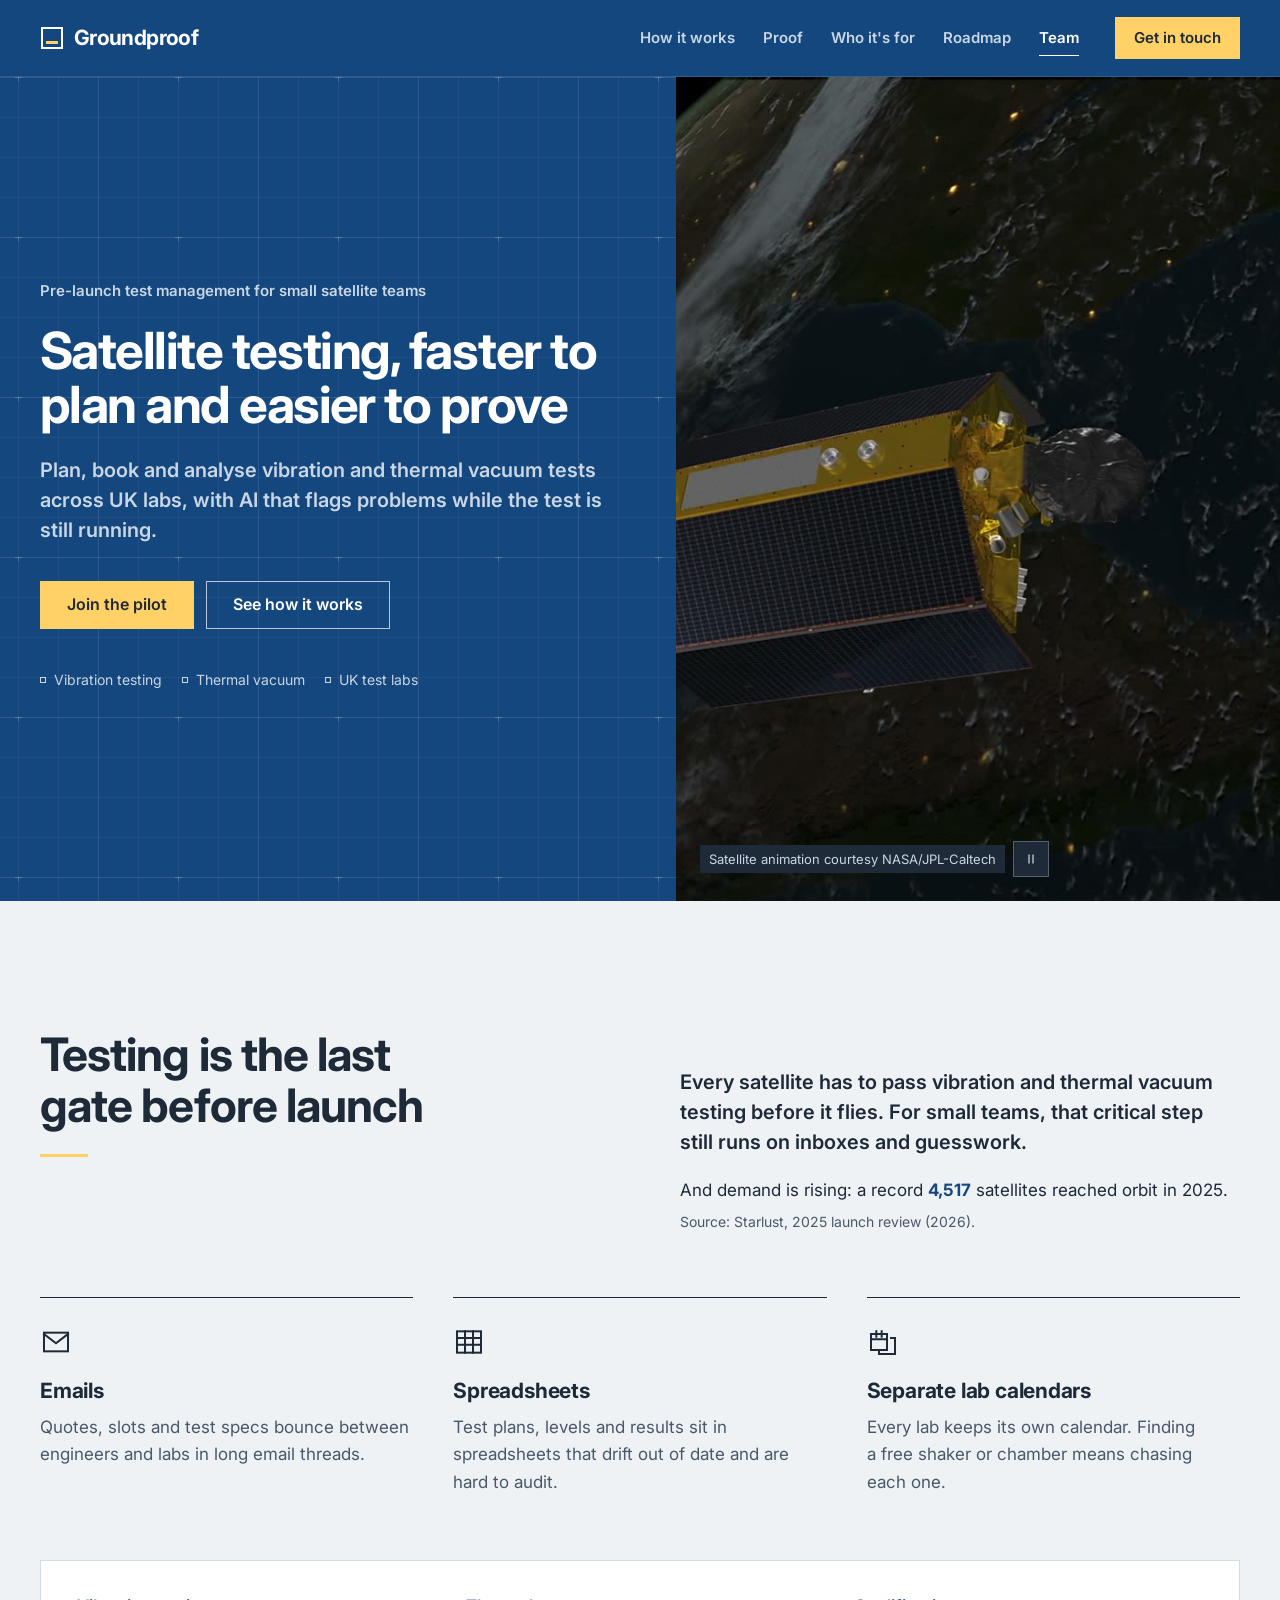
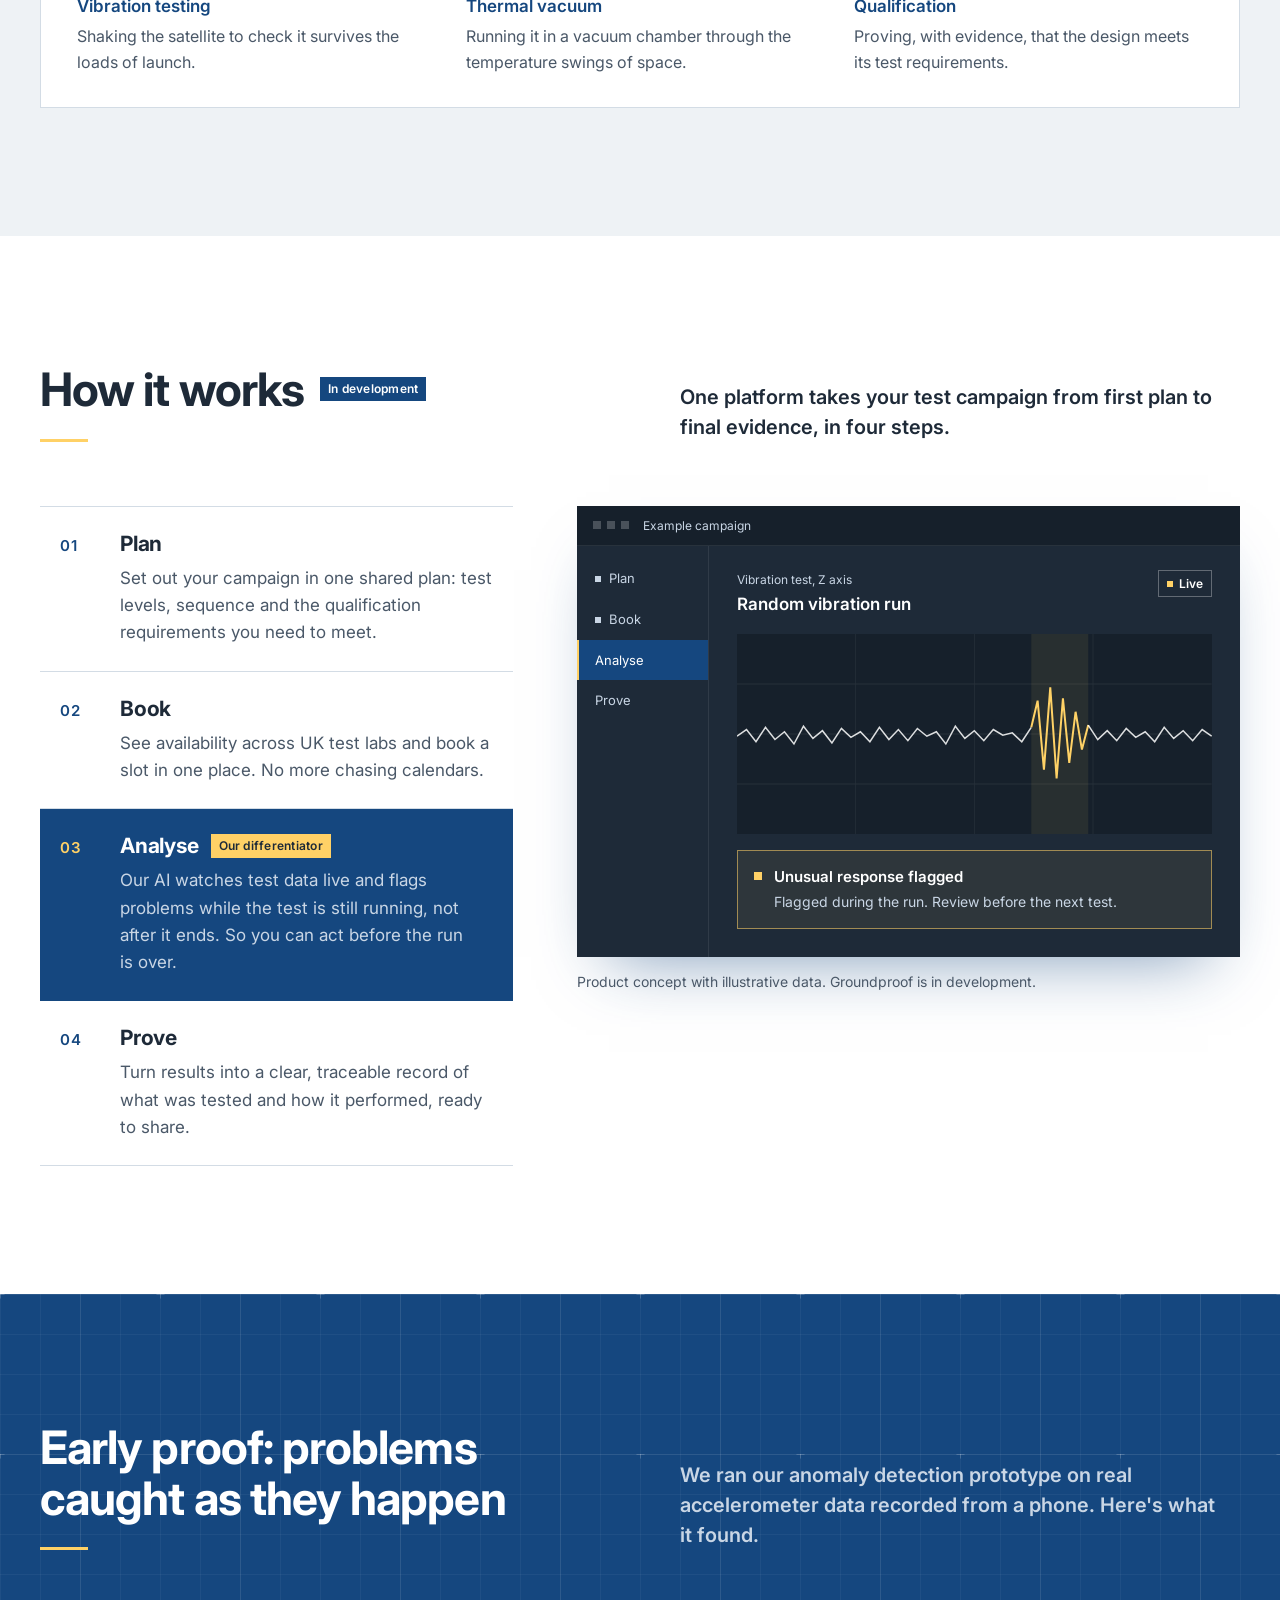
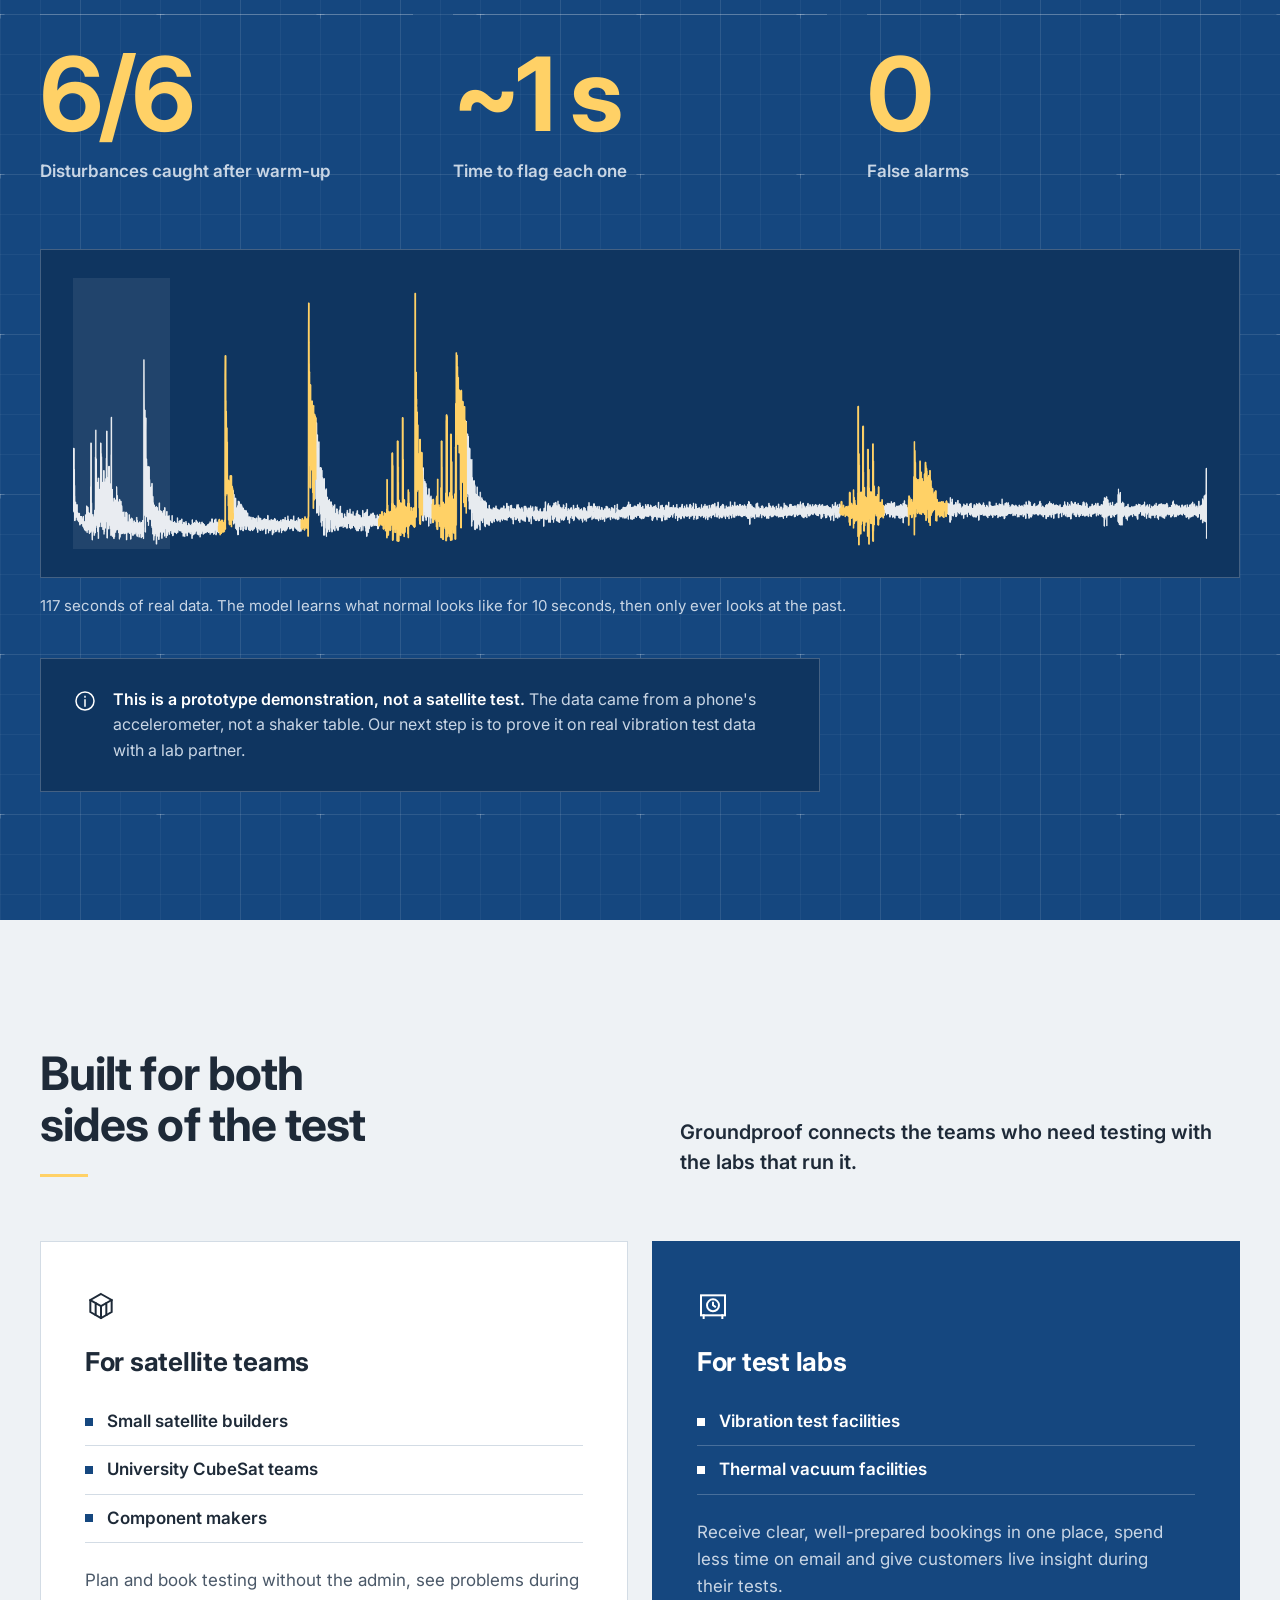
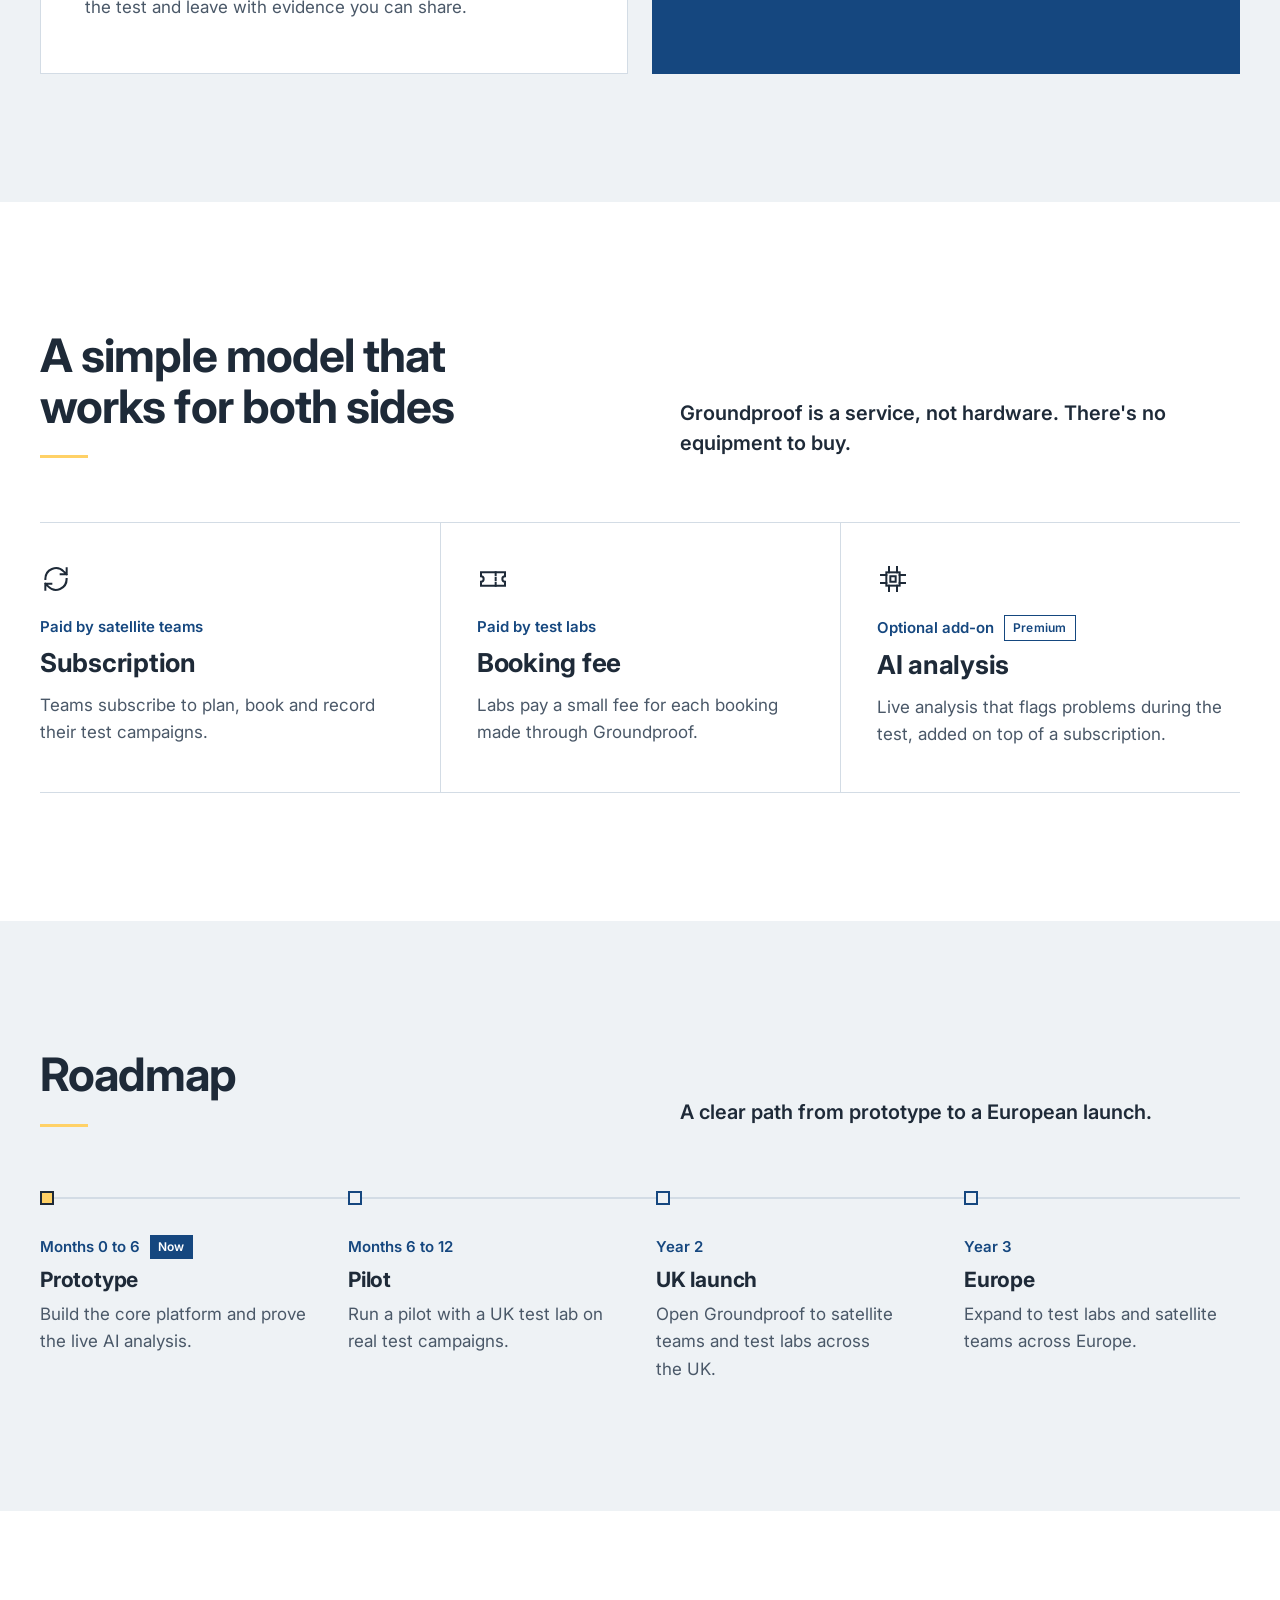
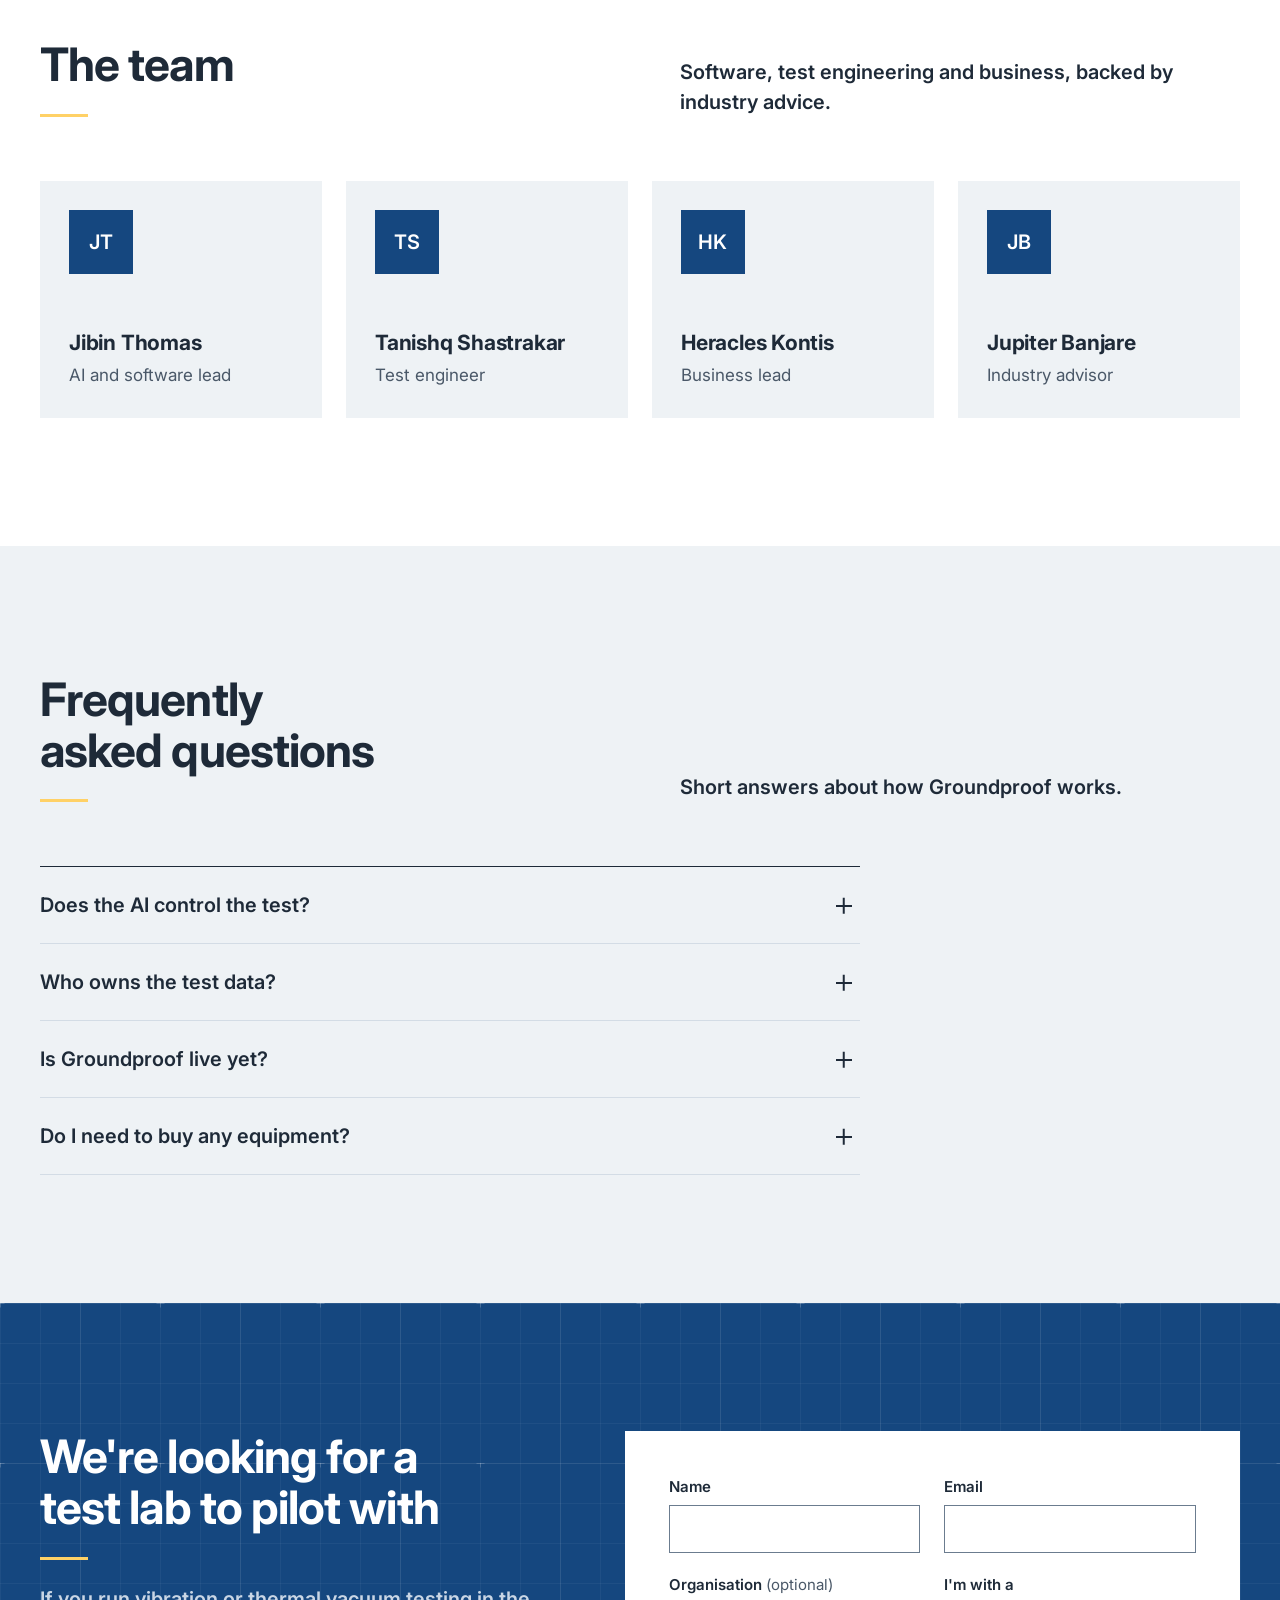
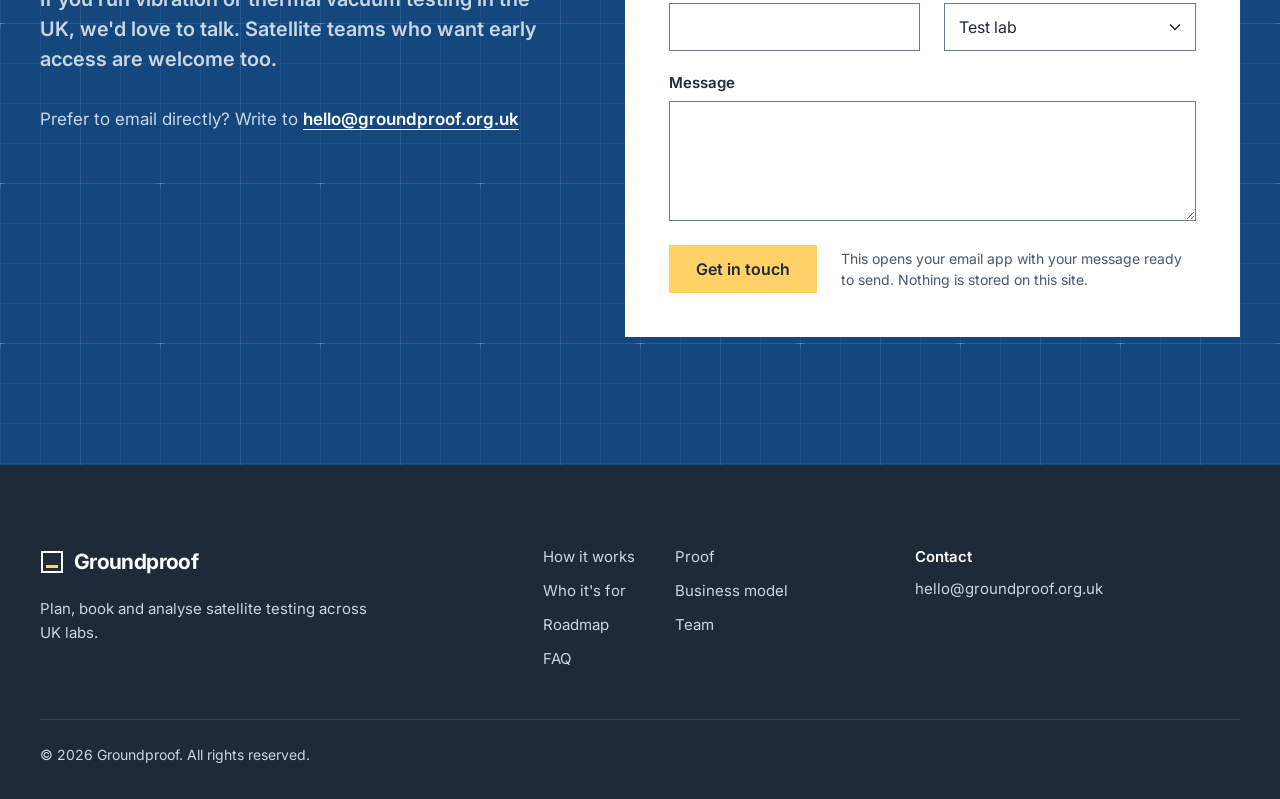
<file: index.html>
<!doctype html>
<html lang="en-GB">
<head>
  <meta charset="utf-8">
  <meta name="viewport" content="width=device-width, initial-scale=1">
  <title>Groundproof | Satellite testing, faster to plan and easier to prove</title>
  <meta name="description" content="Groundproof helps small and mid-size satellite teams plan, book and analyse vibration and thermal vacuum testing across UK test labs, with AI that flags problems while the test is still running.">
  <meta name="theme-color" content="#15477F">

  <link rel="canonical" href="https://groundproof.org.uk/">
  <meta property="og:type" content="website">
  <meta property="og:url" content="https://groundproof.org.uk/">
  <meta property="og:site_name" content="Groundproof">
  <meta property="og:locale" content="en_GB">
  <meta property="og:title" content="Groundproof | Satellite testing, faster to plan and easier to prove">
  <meta property="og:description" content="Plan, book and analyse vibration and thermal vacuum tests across UK labs, with AI that flags problems while the test is still running.">
  <meta property="og:image" content="https://groundproof.org.uk/assets/og-image.png">
  <meta property="og:image:width" content="1200">
  <meta property="og:image:height" content="630">
  <meta property="og:image:alt" content="Groundproof: satellite testing, faster to plan and easier to prove">
  <meta name="twitter:card" content="summary_large_image">
  <meta name="twitter:title" content="Groundproof | Satellite testing, faster to plan and easier to prove">
  <meta name="twitter:description" content="Plan, book and analyse vibration and thermal vacuum tests across UK labs, with AI that flags problems while the test is still running.">
  <meta name="twitter:image" content="https://groundproof.org.uk/assets/og-image.png">

  <link rel="icon" href="assets/favicon.svg" type="image/svg+xml">
  <link rel="icon" href="assets/favicon-32.png" sizes="32x32" type="image/png">
  <link rel="apple-touch-icon" href="assets/apple-touch-icon.png">

  <link rel="preconnect" href="https://fonts.googleapis.com">
  <link rel="preconnect" href="https://fonts.gstatic.com" crossorigin>
  <link rel="stylesheet" href="https://fonts.googleapis.com/css2?family=Inter:wght@300;400;600;700&display=swap">
  <link rel="stylesheet" href="css/styles.css?v=20261020">
  <link rel="preload" href="assets/hero-poster.jpg" as="image">
  <script>document.documentElement.classList.add('js');</script>
</head>
<body>
  <a class="skip-link" href="#main">Skip to content</a>

  <!-- 1. Navigation -->
  <header class="site-header" id="top">
    <div class="container nav">
      <a class="wordmark" href="#top" aria-label="Groundproof home">
        <svg class="wordmark-mark" viewBox="0 0 24 24" aria-hidden="true" focusable="false">
          <rect x="2" y="2" width="20" height="20" fill="none" stroke="currentColor" stroke-width="2"/>
          <rect x="6" y="15" width="12" height="3" fill="#FFD166"/>
        </svg>
        <span>Groundproof</span>
      </a>

      <button class="nav-toggle" type="button" aria-expanded="false" aria-controls="nav-menu">
        <span class="nav-toggle-bars" aria-hidden="true"></span>
        <span class="nav-toggle-label">Menu</span>
      </button>

      <nav class="nav-menu" id="nav-menu" aria-label="Main">
        <ul class="nav-links">
          <li><a href="#how">How it works</a></li>
          <li><a href="#proof">Proof</a></li>
          <li><a href="#who">Who it's for</a></li>
          <li><a href="#roadmap">Roadmap</a></li>
          <li><a href="#team">Team</a></li>
        </ul>
        <a class="btn btn-primary btn-small" href="#contact">Get in touch</a>
      </nav>
    </div>
  </header>

  <main id="main">

    <!-- 2. Hero -->
    <section class="hero" aria-labelledby="hero-title">
      <div class="hero-copy-col grid-texture">
        <div class="hero-copy">
          <p class="eyebrow reveal">Pre-launch test management for small satellite teams</p>
          <h1 class="hero-title reveal" id="hero-title">Satellite testing, faster to plan and easier to prove</h1>
          <p class="hero-sub reveal">Plan, book and analyse vibration and thermal vacuum tests across UK labs, with AI that flags problems while the test is still running.</p>
          <div class="btn-row reveal">
            <a class="btn btn-primary" href="#contact">Join the pilot</a>
            <a class="btn btn-secondary" href="#how">See how it works</a>
          </div>
          <ul class="hero-tags reveal" aria-label="What we cover">
            <li>Vibration testing</li>
            <li>Thermal vacuum</li>
            <li>UK test labs</li>
          </ul>
        </div>
      </div>

      <div class="hero-media">
        <!-- Decorative loop edited from public-domain NASA/JPL footage of the Sentinel-6 satellite. Played by js/main.js unless the visitor prefers reduced motion. -->
        <video class="hero-video" muted loop playsinline preload="metadata" poster="assets/hero-poster.jpg" aria-hidden="true" tabindex="-1">
          <source src="assets/hero-mobile.mp4#t=1" type="video/mp4" media="(max-width: 767px)">
          <source src="assets/hero-desktop.mp4#t=1" type="video/mp4">
        </video>
        <div class="hero-media-bar">
          <p class="video-credit">Satellite animation courtesy NASA/JPL-Caltech</p>
          <button class="video-toggle" type="button" aria-label="Pause background video" hidden>
            <svg class="icon icon-pause" viewBox="0 0 24 24" aria-hidden="true" focusable="false"><path d="M9 6v12M15 6v12"/></svg>
            <svg class="icon icon-play" viewBox="0 0 24 24" aria-hidden="true" focusable="false"><path d="M8 5.5v13l10-6.5z"/></svg>
          </button>
        </div>
      </div>
    </section>

    <!-- 3. The problem -->
    <section class="section section-light" id="problem" aria-labelledby="problem-title">
      <div class="container">
        <div class="section-head reveal">
          <h2 id="problem-title">Testing is the last gate before launch</h2>
          <span class="accent-line" aria-hidden="true"></span>
          <p class="lead">Every satellite has to pass vibration and thermal vacuum testing before it flies. For small teams, that critical step still runs on inboxes and guesswork.</p>
          <p class="demand">And demand is rising: a record <strong>4,517</strong> satellites reached orbit in 2025.</p>
          <p class="source">Source: Starlust, 2025 launch review (2026).</p>
        </div>

        <div class="problem-grid">
          <article class="problem-item reveal">
            <svg class="icon" viewBox="0 0 24 24" aria-hidden="true" focusable="false"><rect x="3" y="5" width="18" height="14"/><path d="M3 6l9 7 9-7"/></svg>
            <h3>Emails</h3>
            <p>Quotes, slots and test specs bounce between engineers and labs in long email threads.</p>
          </article>
          <article class="problem-item reveal">
            <svg class="icon" viewBox="0 0 24 24" aria-hidden="true" focusable="false"><rect x="3" y="4" width="18" height="16"/><path d="M3 9h18M3 14h18M9 4v16M15 4v16"/></svg>
            <h3>Spreadsheets</h3>
            <p>Test plans, levels and results sit in spreadsheets that drift out of date and are hard to audit.</p>
          </article>
          <article class="problem-item reveal">
            <svg class="icon" viewBox="0 0 24 24" aria-hidden="true" focusable="false"><rect x="3" y="6" width="12" height="12"/><path d="M3 10h12M7 4v4M11 4v4M18 9h3v12H9v-3"/></svg>
            <h3>Separate lab calendars</h3>
            <p>Every lab keeps its own calendar. Finding a free shaker or chamber means chasing each one.</p>
          </article>
        </div>

        <dl class="glossary reveal">
          <div>
            <dt>Vibration testing</dt>
            <dd>Shaking the satellite to check it survives the loads of launch.</dd>
          </div>
          <div>
            <dt>Thermal vacuum</dt>
            <dd>Running it in a vacuum chamber through the temperature swings of space.</dd>
          </div>
          <div>
            <dt>Qualification</dt>
            <dd>Proving, with evidence, that the design meets its test requirements.</dd>
          </div>
        </dl>
      </div>
    </section>

    <!-- 4. How it works -->
    <section class="section" id="how" aria-labelledby="how-title">
      <div class="container">
        <div class="section-head reveal">
          <div class="heading-row">
            <h2 id="how-title">How it works</h2>
            <span class="tag tag-navy">In development</span>
          </div>
          <span class="accent-line" aria-hidden="true"></span>
          <p class="lead">One platform takes your test campaign from first plan to final evidence, in four steps.</p>
        </div>

        <div class="how-layout">
          <ol class="steps">
            <li class="step reveal">
              <span class="step-num">01</span>
              <div>
                <h3>Plan</h3>
                <p>Set out your campaign in one shared plan: test levels, sequence and the qualification requirements you need to meet.</p>
              </div>
            </li>
            <li class="step reveal">
              <span class="step-num">02</span>
              <div>
                <h3>Book</h3>
                <p>See availability across UK test labs and book a slot in one place. No more chasing calendars.</p>
              </div>
            </li>
            <li class="step step-feature reveal">
              <span class="step-num">03</span>
              <div>
                <h3>Analyse <span class="tag tag-accent">Our differentiator</span></h3>
                <p>Our AI watches test data live and flags problems while the test is still running, not after it ends. So you can act before the run is over.</p>
              </div>
            </li>
            <li class="step reveal">
              <span class="step-num">04</span>
              <div>
                <h3>Prove</h3>
                <p>Turn results into a clear, traceable record of what was tested and how it performed, ready to share.</p>
              </div>
            </li>
          </ol>

          <figure class="concept reveal">
            <div class="concept-window" role="img" aria-label="Product concept: a live vibration test run in Groundproof, with the AI flagging an unusual response while the test is running">
              <div class="concept-bar" aria-hidden="true">
                <span class="concept-dots"><i></i><i></i><i></i></span>
                <span>Example campaign</span>
              </div>
              <div class="concept-body" aria-hidden="true">
                <ul class="concept-nav">
                  <li class="done">Plan</li>
                  <li class="done">Book</li>
                  <li class="active">Analyse</li>
                  <li>Prove</li>
                </ul>
                <div class="concept-main">
                  <div class="concept-head">
                    <div>
                      <p class="concept-kicker">Vibration test, Z axis</p>
                      <p class="concept-title">Random vibration run</p>
                    </div>
                    <span class="concept-live">Live</span>
                  </div>
                  <svg class="concept-chart" viewBox="0 0 600 180" preserveAspectRatio="none">
                    <path class="grid" d="M0 45H600M0 90H600M0 135H600M150 0V180M300 0V180M450 0V180"/>
                    <polyline class="trace" points="0,92 12,86 24,97 36,84 48,95 60,88 72,99 84,83 96,94 108,87 120,98 132,85 144,93 156,88 168,97 180,84 192,95 204,86 216,96 228,85 240,92 252,88 264,99 276,83 288,94 300,87 312,96 324,86 336,91 348,89 360,97 372,84"/>
                    <polyline class="trace trace-flag" points="372,84 380,60 388,122 396,48 404,130 412,58 420,116 428,70 436,104 444,82"/>
                    <polyline class="trace" points="444,82 456,95 468,87 480,96 492,85 504,93 516,88 528,97 540,84 552,94 564,87 576,96 588,86 600,92"/>
                    <rect class="flag-zone" x="372" y="0" width="72" height="180"/>
                  </svg>
                  <div class="concept-alert">
                    <span class="concept-alert-mark"></span>
                    <div>
                      <p class="concept-alert-title">Unusual response flagged</p>
                      <p class="concept-alert-text">Flagged during the run. Review before the next test.</p>
                    </div>
                  </div>
                </div>
              </div>
            </div>
            <figcaption>Product concept with illustrative data. Groundproof is in development.</figcaption>
          </figure>
        </div>
      </div>
    </section>

    <!-- 5. Proof -->
    <section class="section section-dark grid-texture" id="proof" aria-labelledby="proof-title">
      <div class="container">
        <div class="section-head reveal">
          <h2 id="proof-title">Early proof: problems caught as they happen</h2>
          <span class="accent-line" aria-hidden="true"></span>
          <p class="lead">We ran our anomaly detection prototype on real accelerometer data recorded from a phone. Here's what it found.</p>
        </div>

        <dl class="stats">
          <div class="stat reveal">
            <dt class="stat-label">Disturbances caught after warm-up</dt>
            <dd class="stat-value">6/6</dd>
          </div>
          <div class="stat reveal">
            <dt class="stat-label">Time to flag each one</dt>
            <dd class="stat-value">~1 s</dd>
          </div>
          <div class="stat reveal">
            <dt class="stat-label">False alarms</dt>
            <dd class="stat-value">0</dd>
          </div>
        </dl>

        <figure class="proof-figure reveal">
          <div class="trace-panel">
            <img src="assets/proof-trace.png" width="1936" height="462" loading="lazy" decoding="async" alt="Real phone accelerometer recording, about two minutes long, with the six moments our model flagged highlighted in yellow">
          </div>
          <figcaption>117 seconds of real data. The model learns what normal looks like for 10 seconds, then only ever looks at the past.</figcaption>
        </figure>

        <aside class="note reveal" aria-label="About this result">
          <svg class="icon" viewBox="0 0 24 24" aria-hidden="true" focusable="false"><circle cx="12" cy="12" r="9"/><path d="M12 11v6M12 7.5v.5"/></svg>
          <p><strong>This is a prototype demonstration, not a satellite test.</strong> The data came from a phone's accelerometer, not a shaker table. Our next step is to prove it on real vibration test data with a lab partner.</p>
        </aside>
      </div>
    </section>

    <!-- 6. Who it's for -->
    <section class="section section-light" id="who" aria-labelledby="who-title">
      <div class="container">
        <div class="section-head reveal">
          <h2 id="who-title">Built for both sides of the test</h2>
          <span class="accent-line" aria-hidden="true"></span>
          <p class="lead">Groundproof connects the teams who need testing with the labs that run it.</p>
        </div>

        <div class="audience">
          <article class="audience-card reveal">
            <svg class="icon" viewBox="0 0 24 24" aria-hidden="true" focusable="false"><path d="M12 3l8 4.5v9L12 21l-8-4.5v-9z"/><path d="M4 7.5l8 4.5 8-4.5M12 12v9M8 9.8v9M16 9.8v9"/></svg>
            <h3>For satellite teams</h3>
            <ul class="square-list">
              <li>Small satellite builders</li>
              <li>University CubeSat teams</li>
              <li>Component makers</li>
            </ul>
            <p>Plan and book testing without the admin, see problems during the test and leave with evidence you can share.</p>
          </article>
          <article class="audience-card audience-card-dark reveal">
            <svg class="icon" viewBox="0 0 24 24" aria-hidden="true" focusable="false"><rect x="3" y="4" width="18" height="15"/><circle cx="12" cy="11.5" r="4.5"/><path d="M12 9.5v2l1.5 1M5 19v2M19 19v2"/></svg>
            <h3>For test labs</h3>
            <ul class="square-list">
              <li>Vibration test facilities</li>
              <li>Thermal vacuum facilities</li>
            </ul>
            <p>Receive clear, well-prepared bookings in one place, spend less time on email and give customers live insight during their tests.</p>
          </article>
        </div>
      </div>
    </section>

    <!-- 7. Business model -->
    <section class="section" id="model" aria-labelledby="model-title">
      <div class="container">
        <div class="section-head reveal">
          <h2 id="model-title">A simple model that works for both sides</h2>
          <span class="accent-line" aria-hidden="true"></span>
          <p class="lead">Groundproof is a service, not hardware. There's no equipment to buy.</p>
        </div>

        <div class="model">
          <article class="model-item reveal">
            <svg class="icon" viewBox="0 0 24 24" aria-hidden="true" focusable="false"><path d="M4 12a8 8 0 0 1 13.7-5.7L20 8.5M20 4v4.5h-4.5M20 12a8 8 0 0 1-13.7 5.7L4 15.5M4 20v-4.5h4.5"/></svg>
            <p class="model-who">Paid by satellite teams</p>
            <h3>Subscription</h3>
            <p>Teams subscribe to plan, book and record their test campaigns.</p>
          </article>
          <article class="model-item reveal">
            <svg class="icon" viewBox="0 0 24 24" aria-hidden="true" focusable="false"><path d="M3 7h18v3a2 2 0 0 0 0 4v3H3v-3a2 2 0 0 0 0-4z"/><path d="M14 7v2M14 11v2M14 15v2"/></svg>
            <p class="model-who">Paid by test labs</p>
            <h3>Booking fee</h3>
            <p>Labs pay a small fee for each booking made through Groundproof.</p>
          </article>
          <article class="model-item reveal">
            <svg class="icon" viewBox="0 0 24 24" aria-hidden="true" focusable="false"><rect x="7" y="7" width="10" height="10"/><path d="M10 10h4v4h-4zM9 3v4M15 3v4M9 17v4M15 17v4M3 9h4M3 15h4M17 9h4M17 15h4"/></svg>
            <p class="model-who">Optional add-on <span class="tag tag-outline">Premium</span></p>
            <h3>AI analysis</h3>
            <p>Live analysis that flags problems during the test, added on top of a subscription.</p>
          </article>
        </div>
      </div>
    </section>

    <!-- 8. Roadmap -->
    <section class="section section-light" id="roadmap" aria-labelledby="roadmap-title">
      <div class="container">
        <div class="section-head reveal">
          <h2 id="roadmap-title">Roadmap</h2>
          <span class="accent-line" aria-hidden="true"></span>
          <p class="lead">A clear path from prototype to a European launch.</p>
        </div>

        <ol class="timeline">
          <li class="milestone milestone-current reveal">
            <span class="milestone-marker" aria-hidden="true"></span>
            <p class="milestone-when">Months 0 to 6 <span class="tag tag-navy">Now</span></p>
            <h3>Prototype</h3>
            <p>Build the core platform and prove the live AI analysis.</p>
          </li>
          <li class="milestone reveal">
            <span class="milestone-marker" aria-hidden="true"></span>
            <p class="milestone-when">Months 6 to 12</p>
            <h3>Pilot</h3>
            <p>Run a pilot with a UK test lab on real test campaigns.</p>
          </li>
          <li class="milestone reveal">
            <span class="milestone-marker" aria-hidden="true"></span>
            <p class="milestone-when">Year 2</p>
            <h3>UK launch</h3>
            <p>Open Groundproof to satellite teams and test labs across the UK.</p>
          </li>
          <li class="milestone reveal">
            <span class="milestone-marker" aria-hidden="true"></span>
            <p class="milestone-when">Year 3</p>
            <h3>Europe</h3>
            <p>Expand to test labs and satellite teams across Europe.</p>
          </li>
        </ol>
      </div>
    </section>

    <!-- 9. Team -->
    <section class="section" id="team" aria-labelledby="team-title">
      <div class="container">
        <div class="section-head reveal">
          <h2 id="team-title">The team</h2>
          <span class="accent-line" aria-hidden="true"></span>
          <p class="lead">Software, test engineering and business, backed by industry advice.</p>
        </div>

        <ul class="team">
          <li class="person reveal">
            <span class="avatar" aria-hidden="true">JT</span>
            <div>
              <h3>Jibin Thomas</h3>
              <p>AI and software lead</p>
            </div>
          </li>
          <li class="person reveal">
            <span class="avatar" aria-hidden="true">TS</span>
            <div>
              <h3>Tanishq Shastrakar</h3>
              <p>Test engineer</p>
            </div>
          </li>
          <li class="person reveal">
            <span class="avatar" aria-hidden="true">HK</span>
            <div>
              <h3>Heracles Kontis</h3>
              <p>Business lead</p>
            </div>
          </li>
          <li class="person reveal">
            <span class="avatar" aria-hidden="true">JB</span>
            <div>
              <h3>Jupiter Banjare</h3>
              <p>Industry advisor</p>
            </div>
          </li>
        </ul>
      </div>
    </section>

    <!-- FAQ -->
    <section class="section section-light" id="faq" aria-labelledby="faq-title">
      <div class="container">
        <div class="section-head reveal">
          <h2 id="faq-title">Frequently asked questions</h2>
          <span class="accent-line" aria-hidden="true"></span>
          <p class="lead">Short answers about how Groundproof works.</p>
        </div>

        <div class="faq">
          <details class="faq-item reveal">
            <summary>Does the AI control the test?</summary>
            <p>No. It only advises. The lab's own safety limits stay in charge of the test.</p>
          </details>
          <details class="faq-item reveal">
            <summary>Who owns the test data?</summary>
            <p>You do. Customers own and control their data, and decide what is shared.</p>
          </details>
          <details class="faq-item reveal">
            <summary>Is Groundproof live yet?</summary>
            <p>Not yet. We're building the prototype now and looking for a test lab to pilot with.</p>
          </details>
          <details class="faq-item reveal">
            <summary>Do I need to buy any equipment?</summary>
            <p>No. Groundproof is software. Labs keep their own equipment.</p>
          </details>
        </div>
      </div>
    </section>

    <!-- 10. Closing call to action -->
    <section class="section section-dark grid-texture" id="contact" aria-labelledby="contact-title">
      <div class="container contact">
        <div class="contact-copy">
          <div class="section-head reveal">
            <h2 id="contact-title">We're looking for a test lab to pilot with</h2>
            <span class="accent-line" aria-hidden="true"></span>
            <p class="lead">If you run vibration or thermal vacuum testing in the UK, we'd love to talk. Satellite teams who want early access are welcome too.</p>
          </div>
          <p class="contact-direct reveal">Prefer to email directly? Write to <a href="mailto:hello@groundproof.org.uk">hello@groundproof.org.uk</a></p>
        </div>

        <form class="form reveal" id="contact-form" novalidate>
          <div class="field">
            <label for="f-name">Name</label>
            <input id="f-name" name="name" type="text" autocomplete="name" required>
          </div>
          <div class="field">
            <label for="f-email">Email</label>
            <input id="f-email" name="email" type="email" autocomplete="email" required>
          </div>
          <div class="field">
            <label for="f-org">Organisation <span class="optional">(optional)</span></label>
            <input id="f-org" name="organisation" type="text" autocomplete="organization">
          </div>
          <div class="field">
            <label for="f-role">I'm with a</label>
            <select id="f-role" name="role">
              <option>Test lab</option>
              <option>Satellite team</option>
              <option>University CubeSat team</option>
              <option>Component maker</option>
              <option>Other</option>
            </select>
          </div>
          <div class="field field-full">
            <label for="f-message">Message</label>
            <textarea id="f-message" name="message" rows="4" required></textarea>
          </div>
          <div class="field-full form-foot">
            <button class="btn btn-primary" type="submit">Get in touch</button>
            <p class="form-hint">This opens your email app with your message ready to send. Nothing is stored on this site.</p>
          </div>
          <p class="form-status field-full" id="form-status" role="status" aria-live="polite"></p>
        </form>
      </div>
    </section>
  </main>

  <!-- 11. Footer -->
  <footer class="site-footer">
    <div class="container footer-inner">
      <div class="footer-brand">
        <a class="wordmark" href="#top" aria-label="Groundproof, back to top">
          <svg class="wordmark-mark" viewBox="0 0 24 24" aria-hidden="true" focusable="false">
            <rect x="2" y="2" width="20" height="20" fill="none" stroke="currentColor" stroke-width="2"/>
            <rect x="6" y="15" width="12" height="3" fill="#FFD166"/>
          </svg>
          <span>Groundproof</span>
        </a>
        <p>Plan, book and analyse satellite testing across UK labs.</p>
      </div>
      <nav class="footer-nav" aria-label="Footer">
        <ul>
          <li><a href="#how">How it works</a></li>
          <li><a href="#proof">Proof</a></li>
          <li><a href="#who">Who it's for</a></li>
          <li><a href="#model">Business model</a></li>
          <li><a href="#roadmap">Roadmap</a></li>
          <li><a href="#team">Team</a></li>
          <li><a href="#faq">FAQ</a></li>
        </ul>
      </nav>
      <div class="footer-contact">
        <p class="footer-label">Contact</p>
        <a href="mailto:hello@groundproof.org.uk">hello@groundproof.org.uk</a>
      </div>
    </div>
    <div class="container footer-base">
      <p>&copy; <span id="year">2026</span> Groundproof. All rights reserved.</p>
    </div>
  </footer>

  <script src="js/main.js?v=20261020" defer></script>
</body>
</html>
</file>
<file: css/styles.css>
/* =========================================================
   Groundproof marketing site
   ========================================================= */

/* ---------- Design tokens ---------- */
:root {
  --navy: #15477F;
  --navy-dark: #0F3560;
  --navy-deep: #103B6A;
  --navy-light: #2A5F99;
  --slate: #1E2A38;
  --slate-muted: #4A5868;
  --grey: #EEF2F5;
  --line: #D3DCE5;
  --input-line: #6B7C8F;
  --white: #FFFFFF;
  --yellow: #FFD166;
  --yellow-hover: #FFC23D;
  --error: #B3261E;

  --on-dark: #FFFFFF;
  --on-dark-muted: #C9D6E5;
  --on-dark-line: rgba(255, 255, 255, 0.22);

  --font: "Inter", system-ui, -apple-system, "Segoe UI", Roboto, sans-serif;

  --container: 1200px;
  --gutter: 16px;
  --section-y: 80px;
  --header-h: 68px;

  --focus: var(--navy);
  --ease: cubic-bezier(0.2, 0.7, 0.2, 1);

  --grid-texture: url("data:image/svg+xml,%3Csvg xmlns='http://www.w3.org/2000/svg' width='160' height='160'%3E%3Cpath d='M0 40.5H160M0 80.5H160M0 120.5H160M40.5 0V160M80.5 0V160M120.5 0V160' fill='none' stroke='%23ffffff' stroke-opacity='0.045'/%3E%3Cpath d='M0 .5H160M.5 0V160' fill='none' stroke='%23ffffff' stroke-opacity='0.1'/%3E%3Cpath d='M76.5 .5h8M80.5 -3.5v8' fill='none' stroke='%23ffffff' stroke-opacity='0.18'/%3E%3C/svg%3E");
}

@media (min-width: 640px) {
  :root { --gutter: 32px; --section-y: 104px; }
}
@media (min-width: 1024px) {
  :root { --gutter: 40px; --section-y: 128px; --header-h: 76px; }
}

/* ---------- Base ---------- */
*,
*::before,
*::after { box-sizing: border-box; }

* { border-radius: 0; }

html {
  -webkit-text-size-adjust: 100%;
  scroll-behavior: smooth;
  scroll-padding-top: var(--header-h);
}

body {
  margin: 0;
  font-family: var(--font);
  font-size: 17px;
  font-weight: 400;
  line-height: 1.6;
  color: var(--slate);
  background: var(--white);
  text-align: left;
  -webkit-font-smoothing: antialiased;
  -moz-osx-font-smoothing: grayscale;
  overflow-x: hidden;
}

h1, h2, h3 {
  margin: 0;
  font-weight: 700;
  line-height: 1.1;
  letter-spacing: -0.02em;
}

h2 { font-size: clamp(32px, 4.2vw, 48px); }
h3 { font-size: 21px; line-height: 1.25; letter-spacing: -0.01em; }

p { margin: 0; text-wrap: pretty; }

h1, h2 { text-wrap: balance; }

a { color: var(--navy); }

img, svg { display: block; max-width: 100%; }

ul, ol { margin: 0; padding: 0; list-style: none; }

:focus-visible {
  outline: 3px solid var(--focus);
  outline-offset: 3px;
}

.container {
  width: 100%;
  max-width: calc(var(--container) + var(--gutter) * 2);
  margin: 0 auto;
  padding: 0 var(--gutter);
}

.skip-link {
  position: absolute;
  top: 8px;
  left: 8px;
  z-index: 100;
  padding: 12px 16px;
  background: var(--yellow);
  color: var(--slate);
  font-weight: 600;
  text-decoration: none;
  transform: translateY(-200%);
}
.skip-link:focus { transform: none; }

/* ---------- Section shells ---------- */
.section { padding: var(--section-y) 0; }

.section-light { background: var(--grey); }

.section-dark {
  --focus: var(--yellow);
  background-color: var(--navy);
  color: var(--on-dark);
}

.grid-texture {
  background-image: var(--grid-texture);
  background-position: center top;
}

.section-head {
  max-width: 720px;
  margin-bottom: 56px;
}

.accent-line {
  display: block;
  width: 48px;
  height: 3px;
  margin: 24px 0;
  background: var(--yellow);
}

.lead {
  font-size: clamp(18px, 1.6vw, 20px);
  font-weight: 600;
  line-height: 1.5;
  color: var(--slate);
}
.section-dark .lead { color: var(--on-dark-muted); }

.heading-row {
  display: flex;
  flex-wrap: wrap;
  align-items: center;
  gap: 12px 16px;
}

.demand {
  margin-top: 20px;
  font-size: 17px;
}
.demand strong { color: var(--navy); font-weight: 700; }

.source {
  margin-top: 6px;
  color: var(--slate-muted);
  font-size: 14px;
}

@media (min-width: 1024px) {
  .section > .container > .section-head {
    display: grid;
    grid-template-columns: minmax(0, 1fr) minmax(0, 1fr);
    column-gap: 80px;
    max-width: none;
    margin-bottom: 64px;
  }
  .section > .container > .section-head > h2,
  .section > .container > .section-head > .heading-row { grid-column: 1; grid-row: 1; }
  .section > .container > .section-head > .accent-line { grid-column: 1; grid-row: 2; margin-bottom: 0; }
  .section > .container > .section-head > .lead { grid-column: 2; grid-row: 1 / span 2; align-self: end; }
  .section > .container > .section-head > .demand { grid-column: 2; grid-row: 3; }
  .section > .container > .section-head > .source { grid-column: 2; grid-row: 4; }
  h2 { font-size: clamp(36px, 3.6vw, 52px); }
}

/* ---------- Icons ---------- */
.icon {
  width: 32px;
  height: 32px;
  fill: none;
  stroke: currentColor;
  stroke-width: 1.5;
  stroke-linecap: square;
  stroke-linejoin: miter;
  color: var(--slate);
}
.section-dark .icon,
.step-feature .icon,
.audience-card-dark .icon { color: var(--white); }

/* ---------- Buttons and tags ---------- */
.btn {
  display: inline-flex;
  align-items: center;
  justify-content: center;
  gap: 8px;
  min-height: 48px;
  padding: 12px 26px;
  border: 1px solid transparent;
  font: inherit;
  font-size: 16px;
  font-weight: 600;
  line-height: 1.2;
  text-decoration: none;
  white-space: nowrap;
  cursor: pointer;
  transition: background-color 0.2s var(--ease), color 0.2s var(--ease),
    border-color 0.2s var(--ease), transform 0.2s var(--ease);
}
.btn:hover { transform: translateY(-2px); }
.btn:active { transform: none; }

.btn-primary { background: var(--yellow); color: var(--slate); }
.btn-primary:hover { background: var(--yellow-hover); }

.btn-secondary {
  background: transparent;
  color: var(--white);
  border-color: rgba(255, 255, 255, 0.7);
}
.btn-secondary:hover { background: var(--white); color: var(--navy); border-color: var(--white); }

.btn-small { min-height: 42px; padding: 9px 18px; font-size: 15px; }

.btn-row { display: flex; flex-wrap: wrap; gap: 12px; }

.tag {
  display: inline-block;
  padding: 3px 8px;
  font-size: 12px;
  font-weight: 600;
  line-height: 1.5;
  letter-spacing: 0.02em;
  vertical-align: middle;
}
.tag-accent { background: var(--yellow); color: var(--slate); }
.tag-navy { background: var(--navy); color: var(--white); }
.tag-outline { border: 1px solid var(--navy); color: var(--navy); }

/* ---------- Header and navigation ---------- */
.site-header {
  --focus: var(--yellow);
  position: sticky;
  top: 0;
  z-index: 50;
  background: var(--navy);
  border-bottom: 1px solid rgba(255, 255, 255, 0.12);
  transition: background-color 0.2s var(--ease), border-color 0.2s var(--ease);
}
.site-header.is-scrolled {
  background: var(--navy-dark);
  border-bottom-color: rgba(255, 255, 255, 0.18);
}

.nav {
  display: flex;
  align-items: center;
  justify-content: space-between;
  height: var(--header-h);
}

.wordmark {
  display: inline-flex;
  align-items: center;
  gap: 10px;
  color: var(--white);
  font-size: 21px;
  font-weight: 700;
  letter-spacing: -0.03em;
  text-decoration: none;
}
.wordmark-mark { width: 24px; height: 24px; flex: none; }

.nav-toggle {
  display: inline-flex;
  align-items: center;
  gap: 10px;
  min-height: 44px;
  padding: 8px 12px;
  margin-right: -12px;
  background: transparent;
  border: 0;
  color: var(--white);
  font: inherit;
  font-size: 15px;
  font-weight: 600;
  cursor: pointer;
}
.nav-toggle-bars,
.nav-toggle-bars::before,
.nav-toggle-bars::after {
  display: block;
  width: 18px;
  height: 2px;
  background: currentColor;
  transition: transform 0.2s var(--ease), background-color 0.2s var(--ease);
}
.nav-toggle-bars { position: relative; }
.nav-toggle-bars::before,
.nav-toggle-bars::after { content: ""; position: absolute; left: 0; }
.nav-toggle-bars::before { top: -6px; }
.nav-toggle-bars::after { top: 6px; }
.nav-toggle[aria-expanded="true"] .nav-toggle-bars { background: transparent; }
.nav-toggle[aria-expanded="true"] .nav-toggle-bars::before { transform: translateY(6px) rotate(45deg); }
.nav-toggle[aria-expanded="true"] .nav-toggle-bars::after { transform: translateY(-6px) rotate(-45deg); }

.nav-links a {
  position: relative;
  display: block;
  color: var(--on-dark-muted);
  font-size: 15px;
  font-weight: 600;
  text-decoration: none;
  transition: color 0.2s var(--ease);
}
.nav-links a:hover,
.nav-links a[aria-current="true"] { color: var(--white); }

/* Mobile menu */
@media (max-width: 959px) {
  .nav-menu {
    position: absolute;
    top: 100%;
    left: 0;
    right: 0;
    display: none;
    padding: 8px var(--gutter) 24px;
    background: var(--navy-dark);
    border-bottom: 1px solid rgba(255, 255, 255, 0.18);
  }
  .nav-menu.is-open { display: block; }
  .nav-links a {
    padding: 14px 0;
    border-bottom: 1px solid rgba(255, 255, 255, 0.12);
    font-size: 17px;
  }
  .nav-menu .btn { width: 100%; margin-top: 20px; }
}

/* Desktop menu */
@media (min-width: 960px) {
  .nav-toggle { display: none; }
  .nav-menu { display: flex; align-items: center; gap: 36px; }
  .nav-links { display: flex; gap: 28px; }
  .nav-links a { padding: 8px 0; }
  .nav-links a::after {
    content: "";
    position: absolute;
    left: 0;
    right: 0;
    bottom: 2px;
    height: 1px;
    background: currentColor;
    transform: scaleX(0);
    transform-origin: left;
    transition: transform 0.25s var(--ease);
  }
  .nav-links a:hover::after,
  .nav-links a[aria-current="true"]::after { transform: scaleX(1); }
}

/* ---------- Hero ---------- */
/* Split layout: copy on blueprint navy, video on the right, edge to edge.
   Below 1024px the copy comes first and the video follows as a 16:9 band. */
.hero {
  --focus: var(--yellow);
  display: grid;
  background: var(--navy);
  color: var(--on-dark);
}

.hero-copy-col {
  background-color: var(--navy);
  padding: 56px var(--gutter) 64px;
}
.hero-copy { max-width: 600px; }

.eyebrow {
  margin-bottom: 20px;
  color: var(--on-dark-muted);
  font-size: 15px;
  font-weight: 600;
}

.hero-title {
  max-width: 13em;
  font-size: clamp(40px, 5.8vw, 68px);
  line-height: 1.06;
  letter-spacing: -0.03em;
}

.hero-sub {
  max-width: 36em;
  margin: 24px 0 36px;
  color: var(--on-dark-muted);
  font-size: clamp(18px, 1.7vw, 20px);
  font-weight: 600;
  line-height: 1.5;
}

.hero-tags {
  display: flex;
  flex-wrap: wrap;
  gap: 8px 20px;
  margin-top: 40px;
  color: var(--on-dark-muted);
  font-size: 14px;
}
.hero-tags li { display: inline-flex; align-items: center; gap: 8px; }
.hero-tags li::before {
  content: "";
  width: 6px;
  height: 6px;
  border: 1px solid currentColor;
}

.hero-media {
  position: relative;
  aspect-ratio: 16 / 9;
  background: #000;
  overflow: hidden;
}
.hero-video {
  position: absolute;
  inset: 0;
  width: 100%;
  height: 100%;
  object-fit: cover;
}

.hero-media-bar {
  position: absolute;
  left: 12px;
  bottom: 12px;
  display: flex;
  align-items: center;
  gap: 8px;
}
.video-credit {
  padding: 5px 9px;
  background: var(--slate);
  color: var(--on-dark-muted);
  font-size: 12px;
  line-height: 1.4;
}
.video-toggle {
  display: grid;
  place-items: center;
  width: 32px;
  height: 32px;
  padding: 0;
  background: var(--slate);
  border: 1px solid rgba(255, 255, 255, 0.25);
  color: var(--white);
  cursor: pointer;
  transition: background-color 0.2s var(--ease), border-color 0.2s var(--ease);
}
.video-toggle[hidden] { display: none; }
.video-toggle:hover { background: var(--navy-dark); border-color: var(--white); }
.video-toggle .icon { width: 16px; height: 16px; color: var(--white); }
.video-toggle .icon-play,
.video-toggle[data-state="paused"] .icon-pause { display: none; }
.video-toggle[data-state="paused"] .icon-play { display: block; }

@media (min-width: 1024px) {
  .hero {
    grid-template-columns: minmax(0, 1.12fr) minmax(0, 1fr);
    min-height: clamp(640px, calc(100vh - var(--header-h)), 860px);
  }
  .hero-copy-col {
    display: flex;
    align-items: center;
    padding: 72px 64px 80px max(var(--gutter), calc((100vw - var(--container)) / 2));
  }
  .hero-title { font-size: clamp(46px, 4vw, 64px); }
  .hero-media { aspect-ratio: auto; }
  .hero-video { object-position: 70% 50%; }
  .hero-media-bar { left: 24px; bottom: 24px; }
  .video-credit { font-size: 13px; }
  .video-toggle { width: 36px; height: 36px; }
}

/* ---------- Problem ---------- */
.problem-grid { display: grid; gap: 40px; }

.problem-item {
  padding-top: 28px;
  border-top: 1px solid var(--slate);
}
.problem-item .icon { margin-bottom: 20px; }
.problem-item h3 { margin-bottom: 10px; }
.problem-item p { color: var(--slate-muted); }

.glossary {
  display: grid;
  gap: 24px;
  margin: 64px 0 0;
  padding: 28px;
  background: var(--white);
  border: 1px solid var(--line);
}
.glossary dt { font-weight: 600; color: var(--navy); }
.glossary dd { margin: 4px 0 0; color: var(--slate-muted); font-size: 16px; }

@media (min-width: 768px) {
  .problem-grid { grid-template-columns: repeat(3, 1fr); gap: 40px; }
  .glossary { grid-template-columns: repeat(3, 1fr); gap: 40px; padding: 32px 36px; }
}

/* ---------- How it works ---------- */
.how-layout { display: grid; gap: 48px; }

.steps { border-top: 1px solid var(--line); }

.step {
  display: grid;
  grid-template-columns: 48px minmax(0, 1fr);
  gap: 12px;
  padding: 24px 20px;
  border-bottom: 1px solid var(--line);
  transition: background-color 0.25s var(--ease);
}
.step:hover { background: var(--grey); }
.step-num {
  padding-top: 3px;
  color: var(--navy);
  font-size: 15px;
  font-weight: 600;
  letter-spacing: 0.04em;
}
.step h3 {
  display: flex;
  flex-wrap: wrap;
  align-items: center;
  gap: 8px 12px;
  margin-bottom: 8px;
}
.step p { color: var(--slate-muted); }

.step-feature {
  background: var(--navy);
  border-bottom-color: var(--navy);
  color: var(--white);
}
.step-feature:hover { background: var(--navy-dark); }
.step-feature .step-num { color: var(--yellow); }
.step-feature p { color: var(--on-dark-muted); }

/* Product concept window */
.concept { margin: 0; }
.concept-window {
  background: var(--slate);
  color: var(--white);
  box-shadow: 0 32px 64px -32px rgba(21, 71, 127, 0.55);
}
.concept-bar {
  display: flex;
  align-items: center;
  gap: 14px;
  padding: 10px 16px;
  background: #16202B;
  border-bottom: 1px solid rgba(255, 255, 255, 0.08);
  color: var(--on-dark-muted);
  font-size: 12px;
}
.concept-dots { display: inline-flex; gap: 6px; }
.concept-dots i { width: 8px; height: 8px; background: rgba(255, 255, 255, 0.22); }

.concept-body { display: grid; }
.concept-nav {
  display: flex;
  border-bottom: 1px solid rgba(255, 255, 255, 0.08);
  font-size: 13px;
}
.concept-nav li {
  flex: 1;
  padding: 10px 12px;
  color: var(--on-dark-muted);
  white-space: nowrap;
}
.concept-nav .done::before {
  content: "";
  display: inline-block;
  width: 6px;
  height: 6px;
  margin-right: 8px;
  vertical-align: middle;
  background: var(--on-dark-muted);
}
.concept-nav .active {
  background: var(--navy);
  color: var(--white);
  box-shadow: inset 0 -2px 0 var(--yellow);
}

.concept-main { padding: 20px; }
.concept-head {
  display: flex;
  align-items: flex-start;
  justify-content: space-between;
  gap: 16px;
}
.concept-kicker { color: var(--on-dark-muted); font-size: 12px; }
.concept-title { margin-top: 2px; font-size: 17px; font-weight: 600; }
.concept-live {
  display: inline-flex;
  align-items: center;
  gap: 6px;
  padding: 3px 8px;
  border: 1px solid rgba(255, 255, 255, 0.3);
  font-size: 12px;
  font-weight: 600;
}
.concept-live::before {
  content: "";
  width: 6px;
  height: 6px;
  background: var(--yellow);
}

.concept-chart {
  display: block;
  width: 100%;
  height: 170px;
  margin: 16px 0;
  background: #16202B;
}
.concept-chart .grid { fill: none; stroke: rgba(255, 255, 255, 0.07); stroke-width: 1; }
.concept-chart .trace { fill: none; stroke: rgba(255, 255, 255, 0.85); stroke-width: 1.5; vector-effect: non-scaling-stroke; }
.concept-chart .trace-flag { stroke: var(--yellow); stroke-width: 2; }
.concept-chart .flag-zone { fill: rgba(255, 209, 102, 0.08); }

.concept-alert {
  display: flex;
  gap: 12px;
  padding: 14px 16px;
  background: rgba(255, 209, 102, 0.07);
  border: 1px solid rgba(255, 209, 102, 0.55);
}
.concept-alert-mark { flex: none; width: 8px; height: 8px; margin-top: 7px; background: var(--yellow); }
.concept-alert-title { font-size: 15px; font-weight: 600; }
.concept-alert-text { margin-top: 2px; color: var(--on-dark-muted); font-size: 14px; }

.concept figcaption { margin-top: 14px; color: var(--slate-muted); font-size: 14px; }

@media (prefers-reduced-motion: no-preference) {
  .concept-live::before { animation: blink 1.4s steps(1) infinite; }
}
@keyframes blink {
  0%, 100% { opacity: 1; }
  50% { opacity: 0.2; }
}

@media (min-width: 640px) {
  .concept-body { grid-template-columns: 132px minmax(0, 1fr); }
  .concept-nav {
    flex-direction: column;
    padding: 12px 0;
    border-bottom: 0;
    border-right: 1px solid rgba(255, 255, 255, 0.08);
  }
  .concept-nav li { flex: none; padding: 10px 18px; }
  .concept-nav .active { box-shadow: inset 2px 0 0 var(--yellow); }
  .concept-main { padding: 24px 28px 28px; }
  .concept-chart { height: 200px; }
}
@media (min-width: 1100px) {
  .how-layout { grid-template-columns: minmax(0, 5fr) minmax(0, 7fr); gap: 64px; align-items: start; }
  .concept { position: sticky; top: calc(var(--header-h) + 32px); }
}

/* ---------- Proof ---------- */
.stats {
  display: grid;
  gap: 40px;
  margin: 0;
}
.stat {
  display: flex;
  flex-direction: column-reverse;
  justify-content: flex-end;
  gap: 12px;
  padding-top: 28px;
  border-top: 1px solid var(--on-dark-line);
}
.stat-value {
  margin: 0;
  color: var(--yellow);
  font-size: clamp(64px, 8vw, 104px);
  font-weight: 700;
  line-height: 1;
  letter-spacing: -0.04em;
}
.stat-label {
  color: var(--on-dark-muted);
  font-size: 17px;
  font-weight: 600;
}

.note {
  display: flex;
  gap: 16px;
  align-items: flex-start;
  max-width: 780px;
  margin-top: 64px;
  padding: 24px;
  background: var(--navy-dark);
  border: 1px solid var(--on-dark-line);
}
.note .icon { flex: none; width: 24px; height: 24px; margin-top: 2px; }
.note p { color: var(--on-dark-muted); font-size: 16px; }
.note strong { color: var(--white); font-weight: 600; }

.proof-figure { margin: 64px 0 0; }
.trace-panel {
  padding: 16px;
  background: var(--navy-dark);
  border: 1px solid var(--on-dark-line);
}
.trace-panel img { width: 100%; height: auto; }
.proof-figure figcaption {
  margin-top: 16px;
  color: var(--on-dark-muted);
  font-size: 15px;
}
.proof-figure + .note { margin-top: 40px; }

@media (min-width: 768px) {
  .trace-panel { padding: 28px 32px; }
  .stats { grid-template-columns: repeat(3, 1fr); }
  .note { padding: 28px 32px; }
}

/* ---------- Who it's for ---------- */
.audience { display: grid; gap: 16px; }

.audience-card {
  padding: 36px 28px 40px;
  background: var(--white);
  border: 1px solid var(--line);
}
.audience-card .icon { margin-bottom: 24px; }
.audience-card h3 { margin-bottom: 20px; font-size: clamp(22px, 2.2vw, 26px); }
.audience-card > p { margin-top: 24px; color: var(--slate-muted); }

.audience-card-dark {
  background: var(--navy);
  border-color: var(--navy);
  color: var(--white);
}
.audience-card-dark > p { color: var(--on-dark-muted); }

.square-list li {
  position: relative;
  padding: 10px 0 10px 22px;
  border-bottom: 1px solid var(--line);
  font-weight: 600;
}
.square-list li::before {
  content: "";
  position: absolute;
  left: 0;
  top: 50%;
  width: 8px;
  height: 8px;
  margin-top: -4px;
  background: var(--navy);
}
.audience-card-dark .square-list li { border-bottom-color: var(--on-dark-line); }
.audience-card-dark .square-list li::before { background: var(--white); }

@media (min-width: 900px) {
  .audience { grid-template-columns: 1fr 1fr; gap: 24px; }
  .audience-card { padding: 48px 44px 52px; }
}

/* ---------- Business model ---------- */
.model { display: grid; }

.model-item {
  padding: 32px 0;
  border-top: 1px solid var(--line);
}
.model-item:last-child { border-bottom: 1px solid var(--line); }
.model-item .icon { margin-bottom: 20px; }
.model-who {
  display: flex;
  align-items: center;
  gap: 10px;
  margin-bottom: 8px;
  color: var(--navy);
  font-size: 15px;
  font-weight: 600;
}
.model-item h3 { margin-bottom: 12px; font-size: clamp(22px, 2.2vw, 26px); }
.model-item > p:last-child { color: var(--slate-muted); max-width: 30em; }

@media (min-width: 900px) {
  .model { grid-template-columns: repeat(3, 1fr); border-top: 1px solid var(--line); border-bottom: 1px solid var(--line); }
  .model-item { padding: 40px 36px 44px; border-top: 0; border-left: 1px solid var(--line); }
  .model-item:first-child { padding-left: 0; border-left: 0; }
  .model-item:last-child { padding-right: 0; border-bottom: 0; }
}

/* ---------- Roadmap ---------- */
.timeline { position: relative; display: grid; gap: 0; }

.milestone {
  position: relative;
  padding: 0 0 40px 40px;
}
.milestone:last-child { padding-bottom: 0; }
.milestone::before {
  content: "";
  position: absolute;
  left: 6px;
  top: 8px;
  bottom: -8px;
  width: 2px;
  background: var(--line);
}
.milestone:last-child::before { display: none; }

.milestone-marker {
  position: absolute;
  left: 0;
  top: 6px;
  width: 14px;
  height: 14px;
  background: var(--grey);
  border: 2px solid var(--navy);
}
.milestone-current .milestone-marker { background: var(--yellow); border-color: var(--slate); }

.milestone-when {
  display: flex;
  align-items: center;
  gap: 10px;
  margin-bottom: 8px;
  color: var(--navy);
  font-size: 15px;
  font-weight: 600;
}
.milestone h3 { margin-bottom: 8px; }
.milestone p:last-child { color: var(--slate-muted); max-width: 22em; }

@media (min-width: 900px) {
  .timeline { grid-template-columns: repeat(4, 1fr); gap: 32px; }
  .milestone { padding: 44px 0 0; }
  .milestone::before {
    left: 0;
    right: -32px;
    top: 6px;
    bottom: auto;
    width: auto;
    height: 2px;
  }
  .milestone:last-child::before { display: block; right: 0; }
  .milestone-marker { top: 0; }
}

/* ---------- Team ---------- */
.team { display: grid; gap: 16px; }

.person {
  display: flex;
  flex-direction: column;
  padding: 28px;
  background: var(--grey);
  border: 1px solid var(--grey);
  transition: border-color 0.25s var(--ease), transform 0.25s var(--ease);
}
.person:hover { border-color: var(--navy); transform: translateY(-4px); }

.avatar {
  display: grid;
  place-items: center;
  width: 64px;
  height: 64px;
  margin-bottom: 40px;
  background: var(--navy);
  color: var(--white);
  font-size: 20px;
  font-weight: 600;
  letter-spacing: 0.02em;
}
.person h3 { margin-bottom: 6px; }
.person p { color: var(--slate-muted); }

@media (max-width: 559px) {
  .person { flex-direction: row; align-items: center; gap: 20px; padding: 20px; }
  .avatar { width: 56px; height: 56px; margin-bottom: 0; flex: none; font-size: 18px; }
}
@media (min-width: 560px) {
  .team { grid-template-columns: repeat(2, 1fr); }
}
@media (min-width: 1024px) {
  .team { grid-template-columns: repeat(4, 1fr); gap: 24px; }
  .avatar { margin-bottom: 56px; }
}

/* ---------- FAQ ---------- */
.faq {
  max-width: 820px;
  border-top: 1px solid var(--slate);
}

.faq-item { border-bottom: 1px solid var(--line); }

.faq-item summary {
  position: relative;
  display: block;
  padding: 24px 48px 24px 0;
  font-size: clamp(18px, 1.8vw, 20px);
  font-weight: 600;
  line-height: 1.4;
  cursor: pointer;
  list-style: none;
  transition: color 0.2s var(--ease);
}
.faq-item summary::-webkit-details-marker { display: none; }
.faq-item summary:hover { color: var(--navy); }

/* Thin plus that turns into a minus when open */
.faq-item summary::before,
.faq-item summary::after {
  content: "";
  position: absolute;
  right: 8px;
  top: 50%;
  width: 16px;
  height: 1.5px;
  background: currentColor;
  transition: transform 0.25s var(--ease);
}
.faq-item summary::after { transform: rotate(90deg); }
.faq-item[open] summary::after { transform: rotate(0deg); }

.faq-item p {
  max-width: 40em;
  padding: 0 48px 28px 0;
  color: var(--slate-muted);
}

/* ---------- Contact ---------- */
.contact { display: grid; gap: 48px; }
.contact .section-head { margin-bottom: 32px; }

.contact-direct { color: var(--on-dark-muted); }
.contact-direct a {
  color: var(--white);
  font-weight: 600;
  text-underline-offset: 4px;
  overflow-wrap: anywhere;
  transition: color 0.2s var(--ease);
}
.contact-direct a:hover { color: var(--yellow); }

.form {
  --focus: var(--navy);
  display: grid;
  gap: 20px;
  align-self: start;
  padding: 28px 20px;
  background: var(--white);
  color: var(--slate);
}

.field { display: flex; flex-direction: column; gap: 6px; }
.field label { font-size: 15px; font-weight: 600; }
.optional { color: var(--slate-muted); font-weight: 400; }

.field input,
.field select,
.field textarea {
  width: 100%;
  min-height: 48px;
  padding: 11px 14px;
  background: var(--white);
  border: 1px solid var(--input-line);
  color: var(--slate);
  font: inherit;
  font-size: 16px;
  line-height: 1.4;
  transition: border-color 0.2s var(--ease), box-shadow 0.2s var(--ease);
}
.field select {
  appearance: none;
  padding-right: 40px;
  background-image: url("data:image/svg+xml,%3Csvg xmlns='http://www.w3.org/2000/svg' width='12' height='8' viewBox='0 0 12 8'%3E%3Cpath d='M1 1.5l5 5 5-5' fill='none' stroke='%231E2A38' stroke-width='1.5'/%3E%3C/svg%3E");
  background-repeat: no-repeat;
  background-position: right 14px center;
}
.field textarea { resize: vertical; min-height: 120px; }

.field input:hover,
.field select:hover,
.field textarea:hover { border-color: var(--slate); }

.field input:focus-visible,
.field select:focus-visible,
.field textarea:focus-visible {
  outline: none;
  border-color: var(--navy);
  box-shadow: 0 0 0 2px var(--navy);
}

.field [aria-invalid="true"] { border-color: var(--error); }

.field-error { color: var(--error); font-size: 14px; }

.form-foot {
  display: flex;
  flex-wrap: wrap;
  align-items: center;
  gap: 16px 24px;
  margin-top: 4px;
}
.form-hint { flex: 1 1 220px; color: var(--slate-muted); font-size: 14px; line-height: 1.5; }

.form-status { font-size: 15px; font-weight: 600; color: var(--navy); }
.form-status:empty { display: none; }

@media (min-width: 640px) {
  .form { grid-template-columns: 1fr 1fr; gap: 20px 24px; padding: 36px; }
  .field-full { grid-column: 1 / -1; }
}
@media (min-width: 1024px) {
  .contact { grid-template-columns: 5fr 6fr; gap: 72px; }
  .form { padding: 44px; }
}

/* ---------- 404 page ---------- */
.not-found {
  display: flex;
  align-items: center;
  min-height: calc(100vh - var(--header-h) - 90px);
  padding: 80px 0 96px;
}
.not-found-code {
  margin-bottom: 20px;
  color: var(--on-dark-muted);
  font-size: 15px;
  font-weight: 600;
}
.not-found .section-head { margin-bottom: 40px; }

/* ---------- Footer ---------- */
.site-footer {
  --focus: var(--yellow);
  background: var(--slate);
  color: var(--on-dark-muted);
  font-size: 15px;
}

.footer-inner {
  display: grid;
  gap: 40px;
  padding-top: 64px;
  padding-bottom: 48px;
}
.footer-brand p { margin-top: 16px; max-width: 22em; }

.footer-nav ul { display: grid; grid-template-columns: repeat(2, max-content); gap: 10px 40px; }
.footer-nav a,
.footer-contact a {
  color: var(--on-dark-muted);
  text-decoration: none;
  transition: color 0.2s var(--ease);
}
.footer-nav a:hover,
.footer-contact a:hover { color: var(--white); text-decoration: underline; text-underline-offset: 4px; }
.footer-contact a { overflow-wrap: anywhere; }

.footer-label { margin-bottom: 8px; color: var(--white); font-weight: 600; }

.footer-base {
  padding-bottom: 32px;
  font-size: 14px;
}
.footer-base p {
  padding-top: 24px;
  border-top: 1px solid rgba(255, 255, 255, 0.12);
}

@media (min-width: 900px) {
  .footer-inner { grid-template-columns: 1.4fr 1fr 1fr; gap: 48px; padding-top: 80px; }
}

/* ---------- Scroll reveal ---------- */
.js .reveal {
  opacity: 0;
  transform: translateY(16px);
  transition: opacity 0.6s var(--ease), transform 0.6s var(--ease);
  transition-delay: var(--reveal-delay, 0s);
}
.js .reveal.is-visible { opacity: 1; transform: none; }

/* Keep hover lift working once revealed */
.js .step.reveal.is-visible:hover,
.js .person.reveal.is-visible:hover { transform: translateY(-4px); transition-delay: 0s; }

@media (prefers-reduced-motion: reduce) {
  html { scroll-behavior: auto; }
  *,
  *::before,
  *::after {
    animation: none !important;
    transition-duration: 0.01ms !important;
    transition-delay: 0s !important;
  }
  .js .reveal { opacity: 1; transform: none; }
}
</file>
